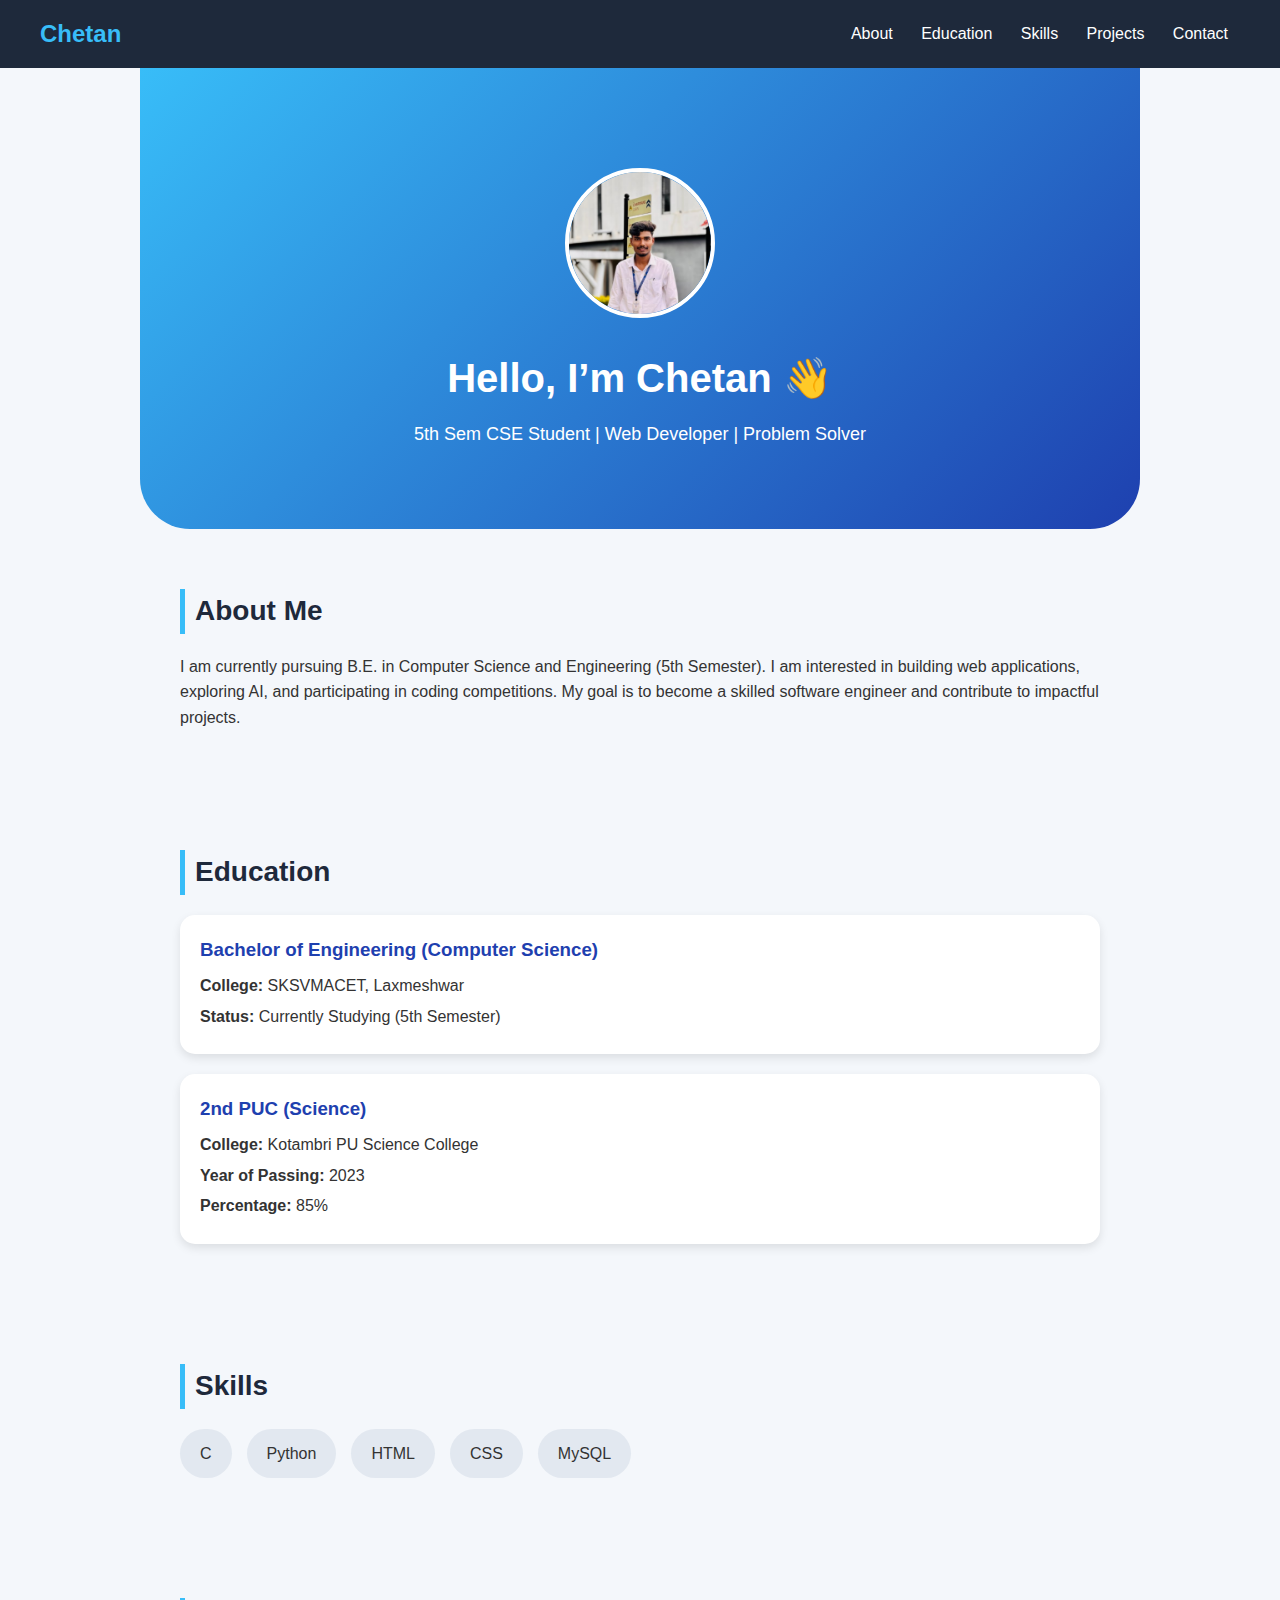
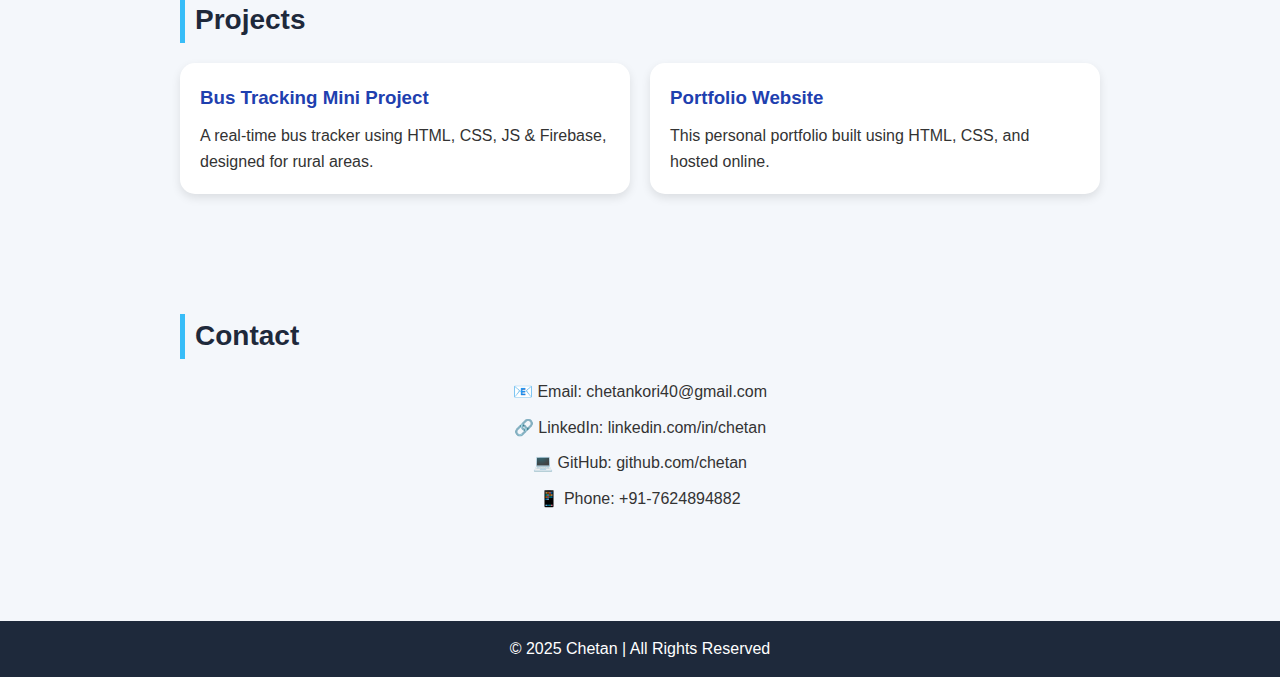
<file: index.html>
<!DOCTYPE html>
<html lang="en">
<head>
  <meta charset="UTF-8">
  <meta name="viewport" content="width=device-width, initial-scale=1.0">
  <title>Chetan | Portfolio</title>
  <style>
    * {
      margin: 0;
      padding: 0;
      box-sizing: border-box;
      font-family: 'Segoe UI', Tahoma, Geneva, Verdana, sans-serif;
    }

    body {
      background: #f4f7fb;
      color: #333;
      line-height: 1.6;
    }

    a {
      text-decoration: none;
      color: inherit;
    }

    /* Navbar */
    header {
      background: #1e293b;
      color: #fff;
      padding: 15px 40px;
      display: flex;
      justify-content: space-between;
      align-items: center;
      position: sticky;
      top: 0;
      z-index: 1000;
    }

    header h1 {
      font-size: 24px;
      font-weight: bold;
      color: #38bdf8;
    }

    nav a {
      margin: 0 12px;
      font-weight: 500;
      transition: color 0.3s;
    }

    nav a:hover {
      color: #38bdf8;
    }

    /* Hero Section */
    .hero {
      text-align: center;
      padding: 100px 20px 80px;
      background: linear-gradient(135deg, #38bdf8, #1e40af);
      color: #fff;
      border-radius: 0 0 50px 50px;
      position: relative;
    }

    .hero img {
      width: 150px;
      height: 150px;
      object-fit: cover;
      border-radius: 50%;
      border: 4px solid #fff;
      margin-bottom: 20px;
    }

    .hero h1 {
      font-size: 40px;
      margin-bottom: 10px;
    }

    .hero p {
      font-size: 18px;
    }

    /* Sections */
    section {
      padding: 60px 40px;
      max-width: 1000px;
      margin: auto;
    }

    h2 {
      font-size: 28px;
      margin-bottom: 20px;
      color: #1e293b;
      border-left: 5px solid #38bdf8;
      padding-left: 10px;
    }

    /* Skills */
    .skills-list {
      display: flex;
      flex-wrap: wrap;
      gap: 15px;
    }

    .skill {
      background: #e2e8f0;
      padding: 12px 20px;
      border-radius: 25px;
      font-weight: 500;
      transition: 0.3s;
    }

    .skill:hover {
      background: #38bdf8;
      color: #fff;
      transform: translateY(-3px);
    }

    /* Projects */
    .projects {
      display: grid;
      grid-template-columns: repeat(auto-fit, minmax(250px, 1fr));
      gap: 20px;
    }

    .project-card {
      background: #fff;
      border-radius: 15px;
      padding: 20px;
      box-shadow: 0 4px 10px rgba(0,0,0,0.1);
      transition: transform 0.3s;
    }

    .project-card:hover {
      transform: translateY(-5px);
    }

    .project-card h3 {
      margin-bottom: 10px;
      color: #1e40af;
    }

    /* Education */
    .education {
      display: grid;
      gap: 20px;
    }

    .edu-card {
      background: #fff;
      padding: 20px;
      border-radius: 15px;
      box-shadow: 0 4px 10px rgba(0,0,0,0.1);
    }

    .edu-card h3 {
      color: #1e40af;
      margin-bottom: 8px;
    }

    .edu-card p {
      margin: 5px 0;
    }

    /* Contact */
    .contact {
      text-align: center;
    }

    .contact p {
      margin: 10px 0;
    }

    footer {
      background: #1e293b;
      color: #fff;
      text-align: center;
      padding: 15px;
      margin-top: 40px;
    }

    /* Responsive */
    @media (max-width: 768px) {
      header {
        flex-direction: column;
      }
      nav {
        margin-top: 10px;
      }
      .hero h1 {
        font-size: 32px;
      }
      .hero img {
        width: 120px;
        height: 120px;
      }
    }
  </style>
</head>
<body>

  <!-- Navbar -->
  <header>
    <h1>Chetan</h1>
    <nav>
      <a href="#about">About</a>
      <a href="#education">Education</a>
      <a href="#skills">Skills</a>
      <a href="#projects">Projects</a>
      <a href="#contact">Contact</a>
    </nav>
  </header>

  <!-- Hero -->
  <section class="hero">
    <img src="img.png.png" alt="Chetan Photo">
    <h1>Hello, I’m Chetan 👋</h1>
    <p>5th Sem CSE Student | Web Developer | Problem Solver</p>
  </section>

  <!-- About -->
  <section id="about">
    <h2>About Me</h2>
    <p>
      I am currently pursuing B.E. in Computer Science and Engineering (5th Semester).  
      I am interested in building web applications, exploring AI, and participating in coding competitions.  
      My goal is to become a skilled software engineer and contribute to impactful projects.
    </p>
  </section>

  <!-- Education -->
  <section id="education">
    <h2>Education</h2>
    <div class="education">
      <div class="edu-card">
        <h3>Bachelor of Engineering (Computer Science)</h3>
        <p><strong>College:</strong> SKSVMACET, Laxmeshwar</p>
        <p><strong>Status:</strong> Currently Studying (5th Semester)</p>
      </div>

      <div class="edu-card">
        <h3>2nd PUC (Science)</h3>
        <p><strong>College:</strong> Kotambri PU Science College</p>
        <p><strong>Year of Passing:</strong> 2023</p>
        <p><strong>Percentage:</strong> 85%</p>
      </div>
    </div>
  </section>

  <!-- Skills -->
  <section id="skills">
    <h2>Skills</h2>
    <div class="skills-list">
      <span class="skill">C</span>
      <span class="skill">Python</span>
      <span class="skill">HTML</span>
      <span class="skill">CSS</span>
      <span class="skill">MySQL</span>
    </div>
  </section>

  <!-- Projects -->
  <section id="projects">
    <h2>Projects</h2>
    <div class="projects">
      <div class="project-card">
        <h3>Bus Tracking Mini Project</h3>
        <p>A real-time bus tracker using HTML, CSS, JS & Firebase, designed for rural areas.</p>
      </div>
      <div class="project-card">
        <h3>Portfolio Website</h3>
        <p>This personal portfolio built using HTML, CSS, and hosted online.</p>
      </div>
    </div>
  </section>

  <!-- Contact -->
  <section id="contact">
    <h2>Contact</h2>
    <div class="contact">
      <p>📧 Email: chetankori40@gmail.com</p>
      <p>🔗 LinkedIn: linkedin.com/in/chetan</p>
      <p>💻 GitHub: github.com/chetan</p>
      <p>📱 Phone: +91-7624894882</p>
    </div>
  </section>

  <!-- Footer -->
  <footer>
    <p>© 2025 Chetan | All Rights Reserved</p>
  </footer>

</body>
</html>
</file>
